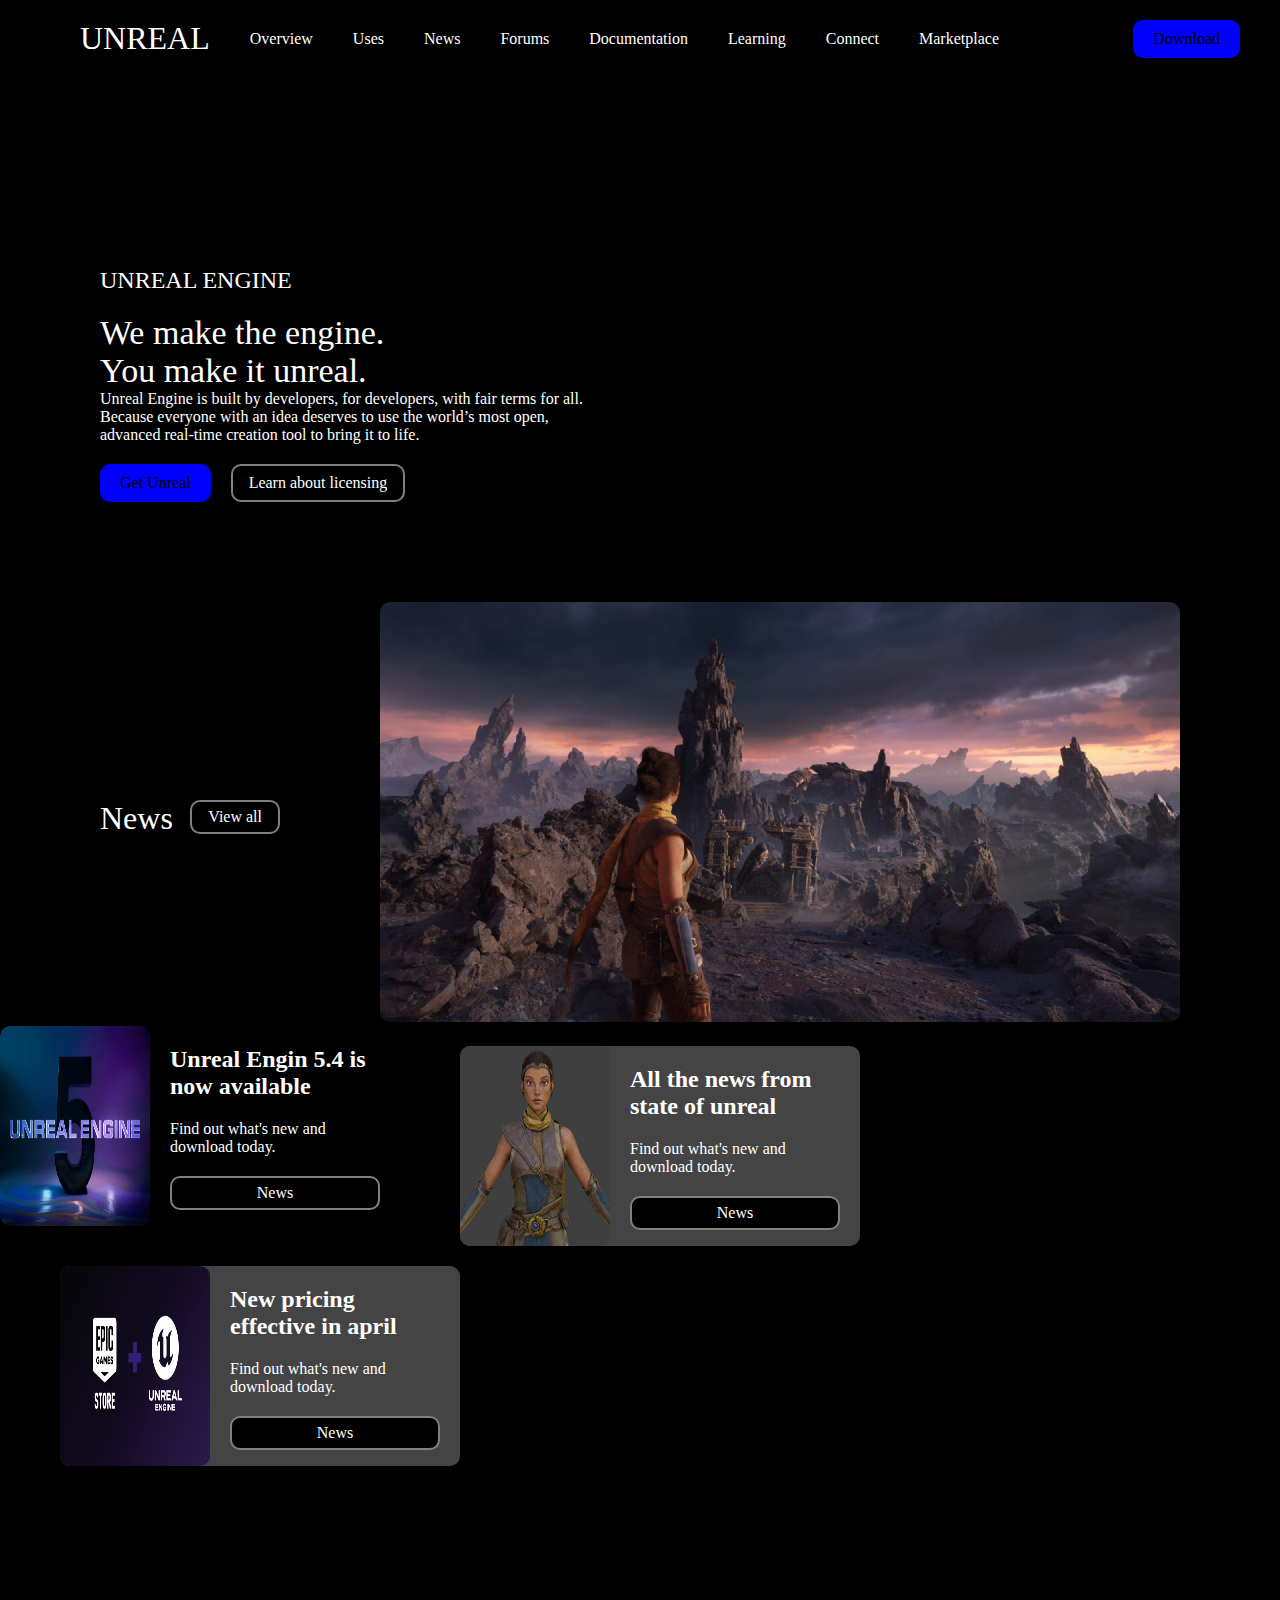
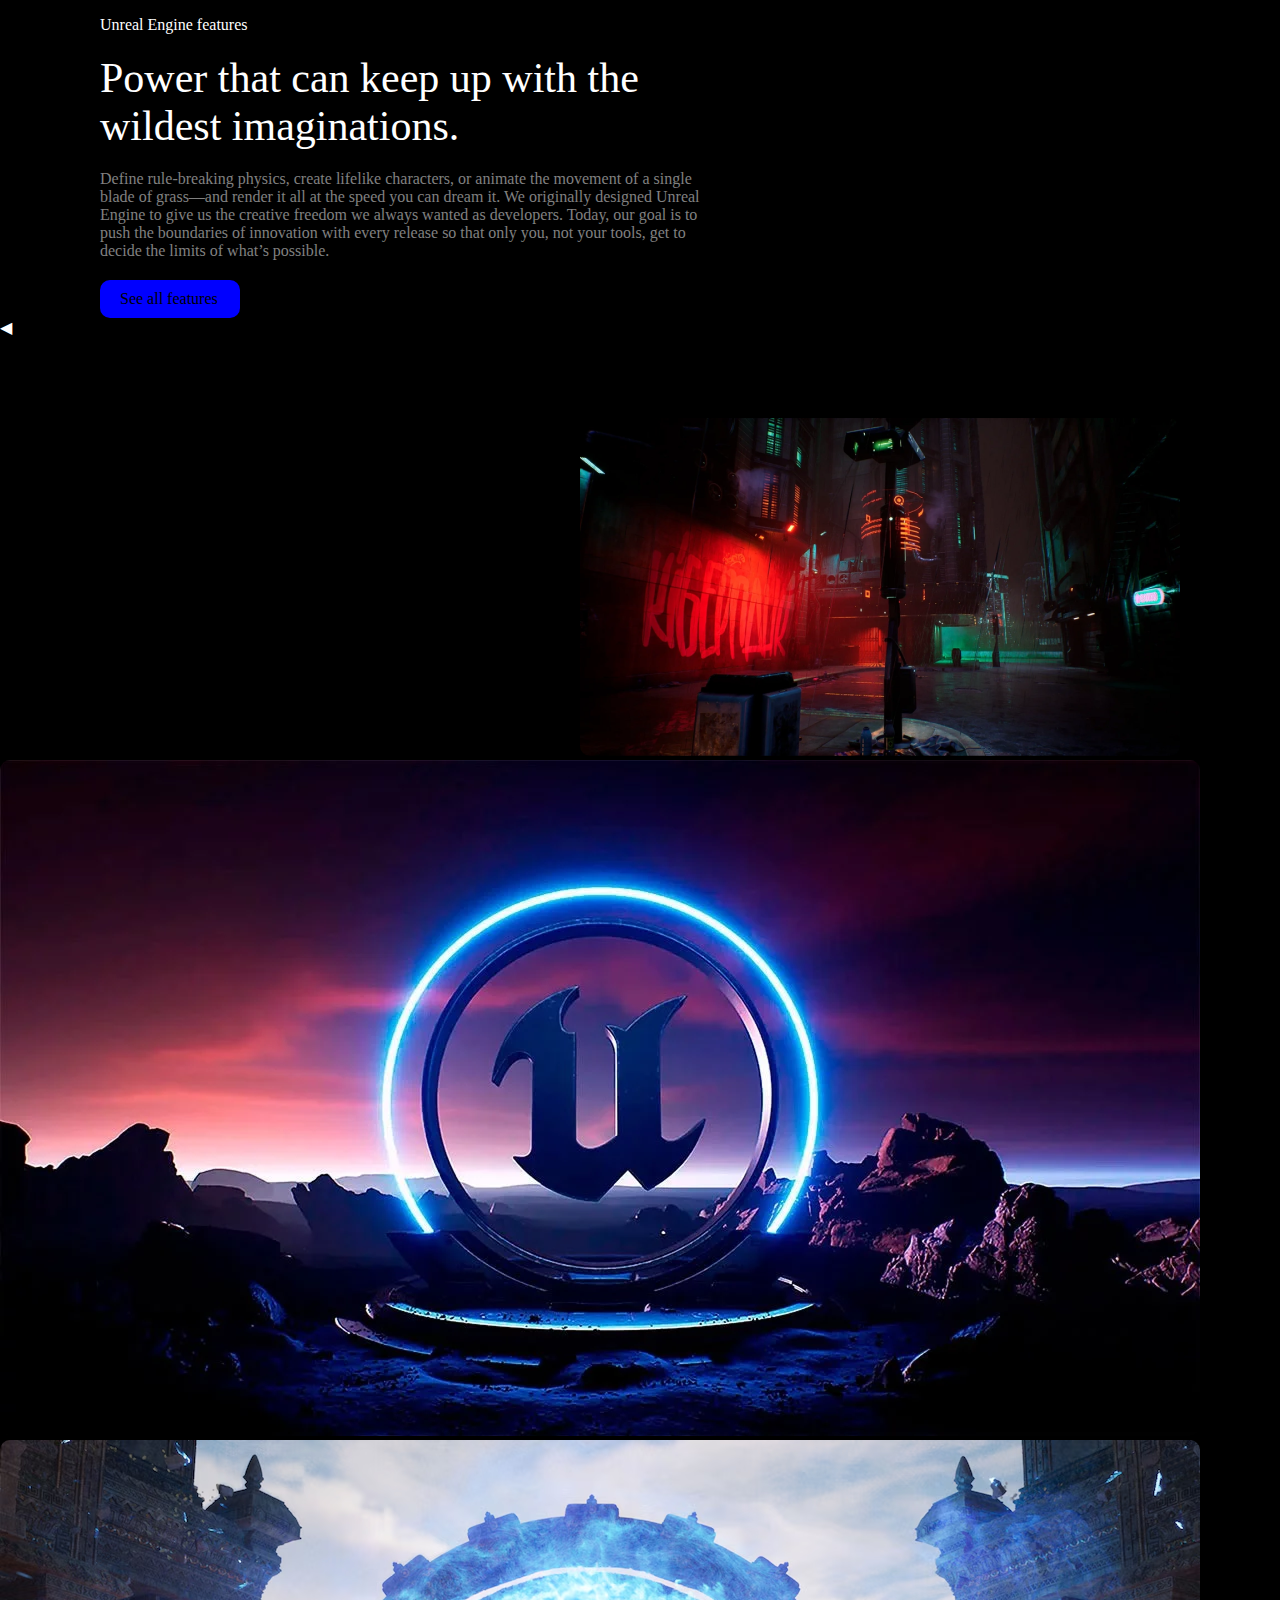
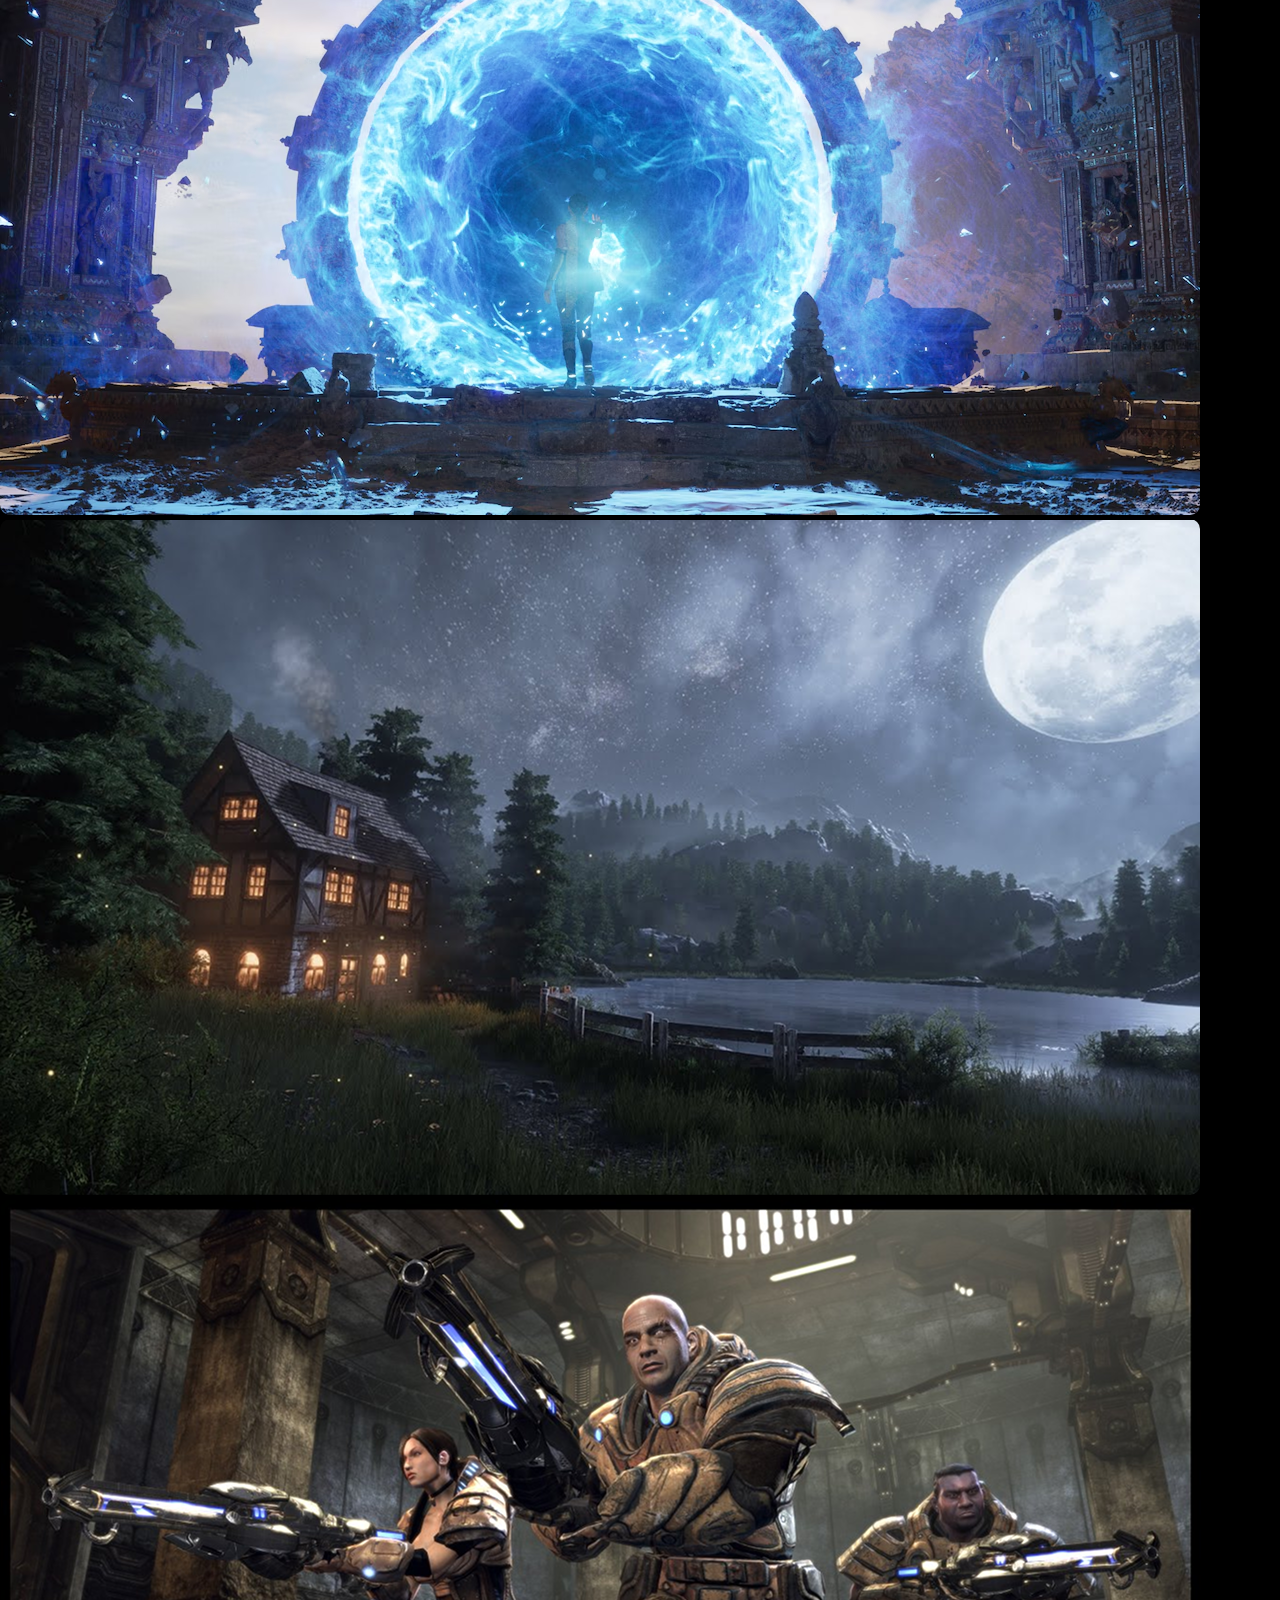
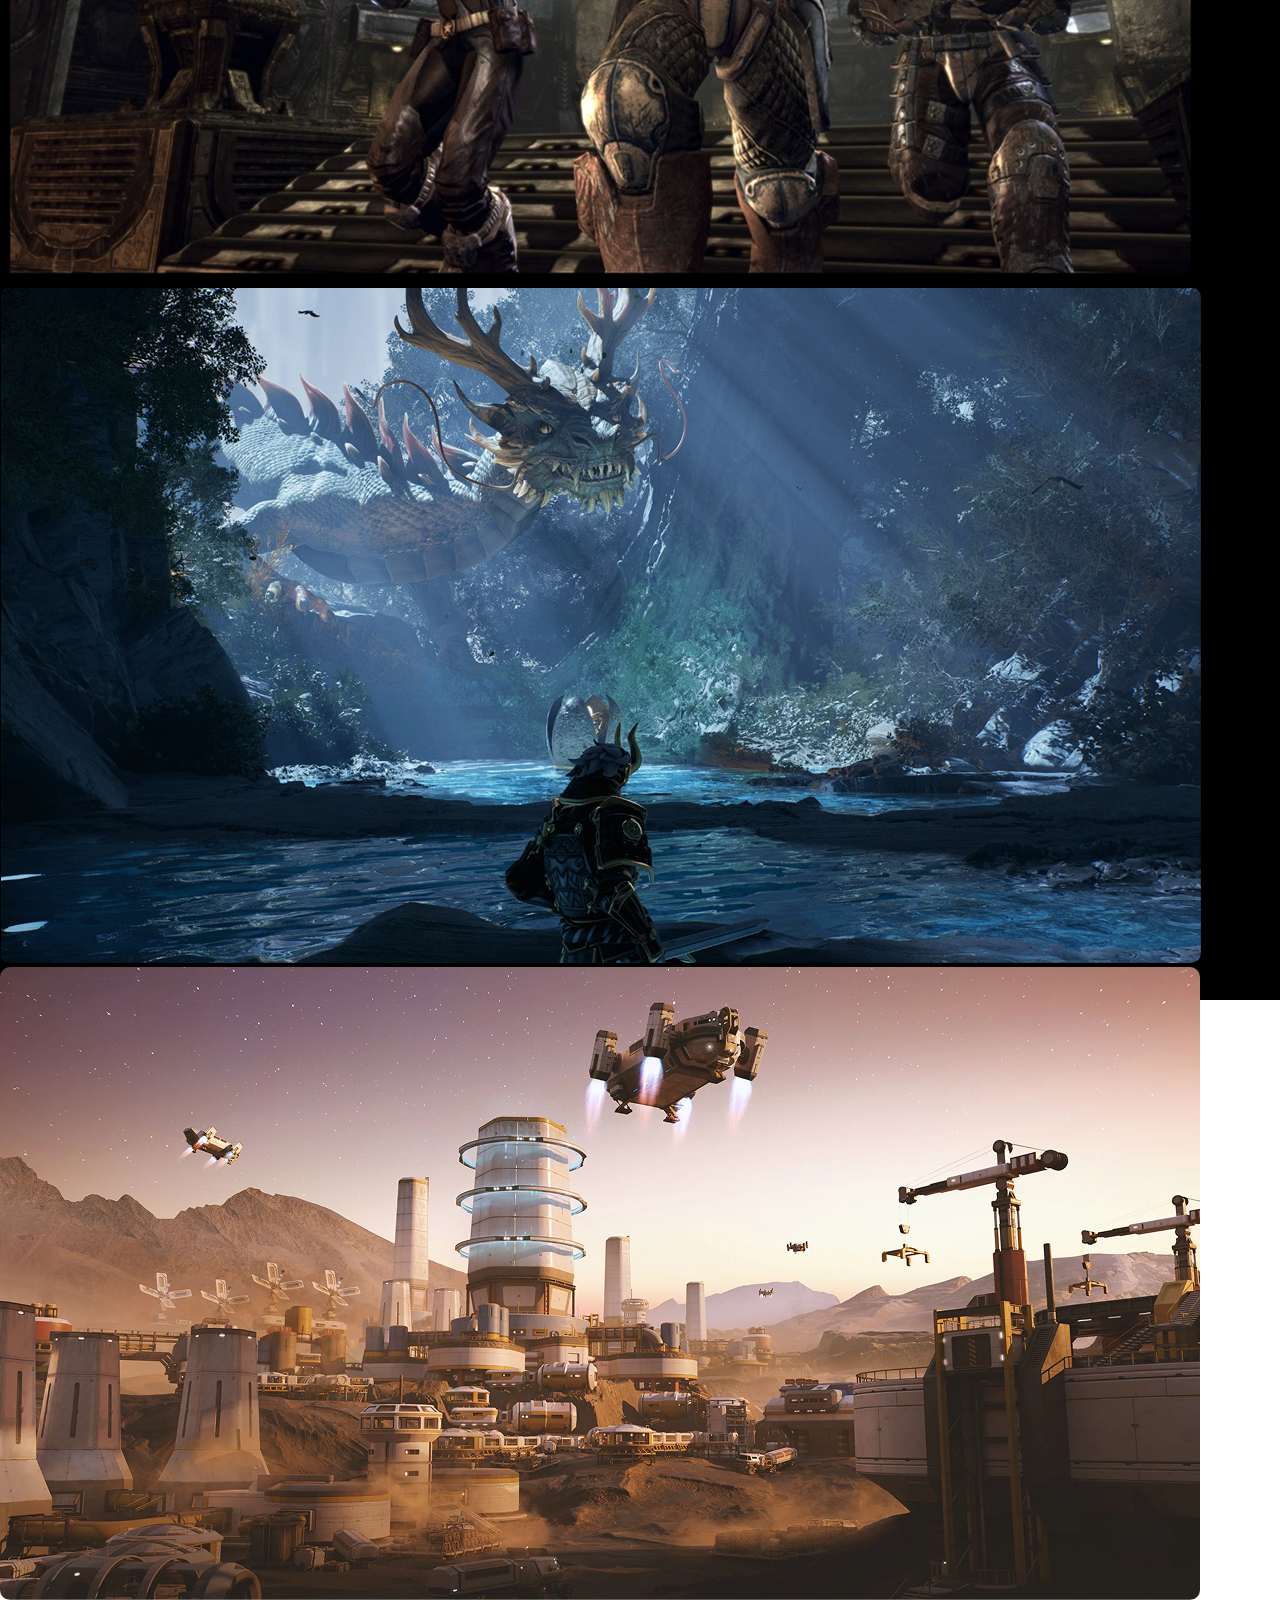
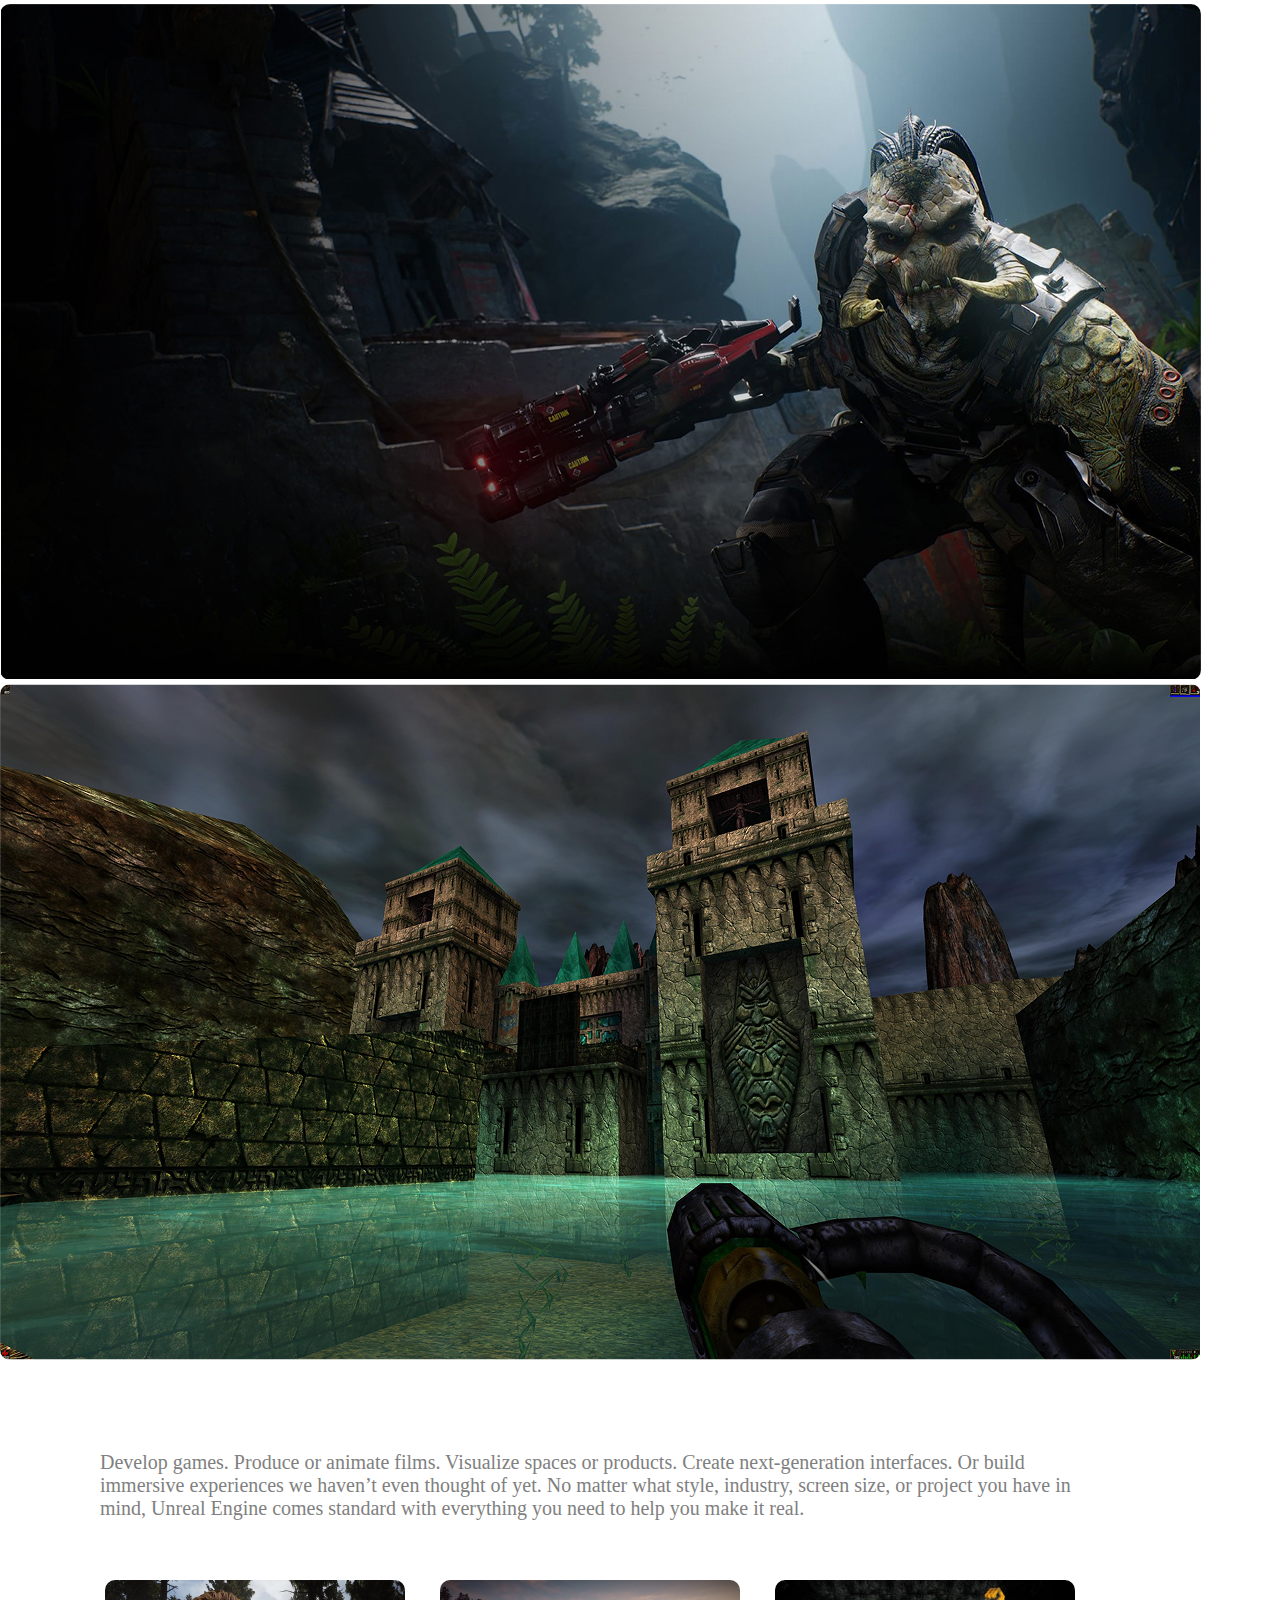
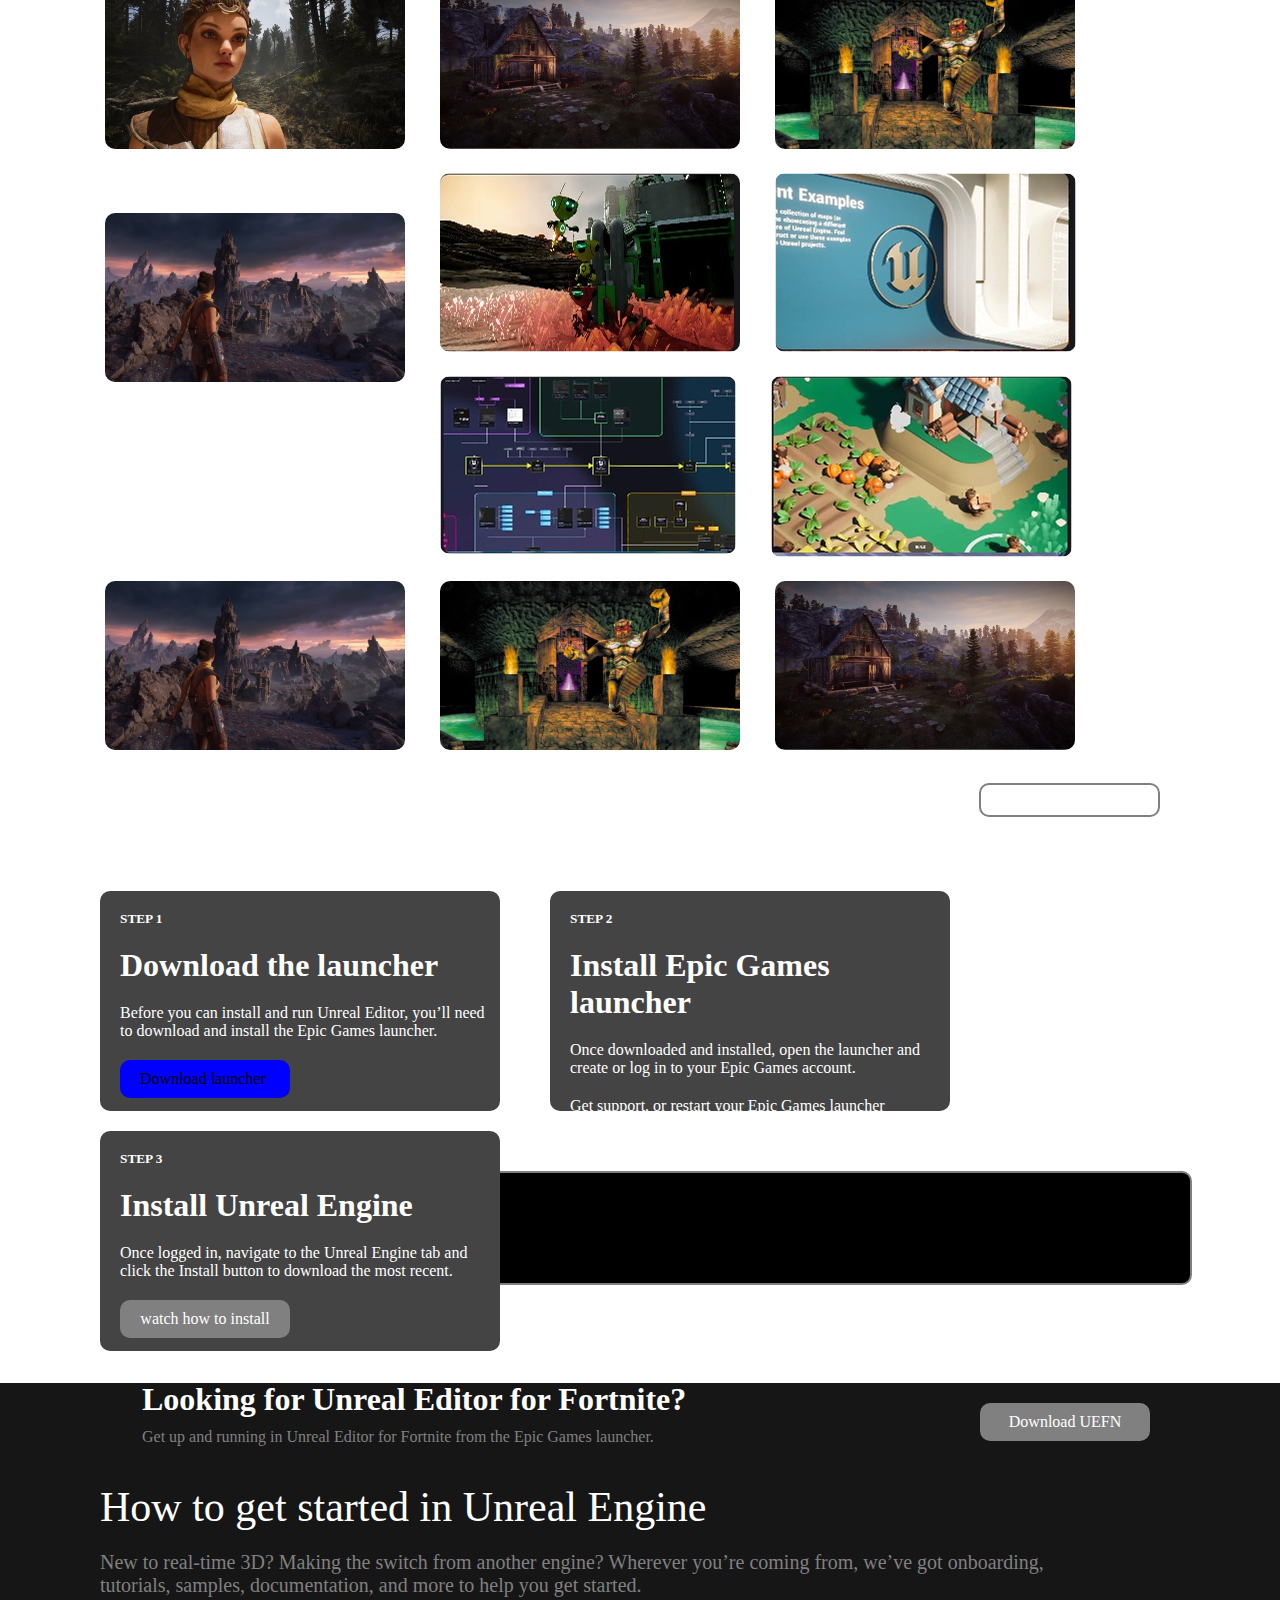
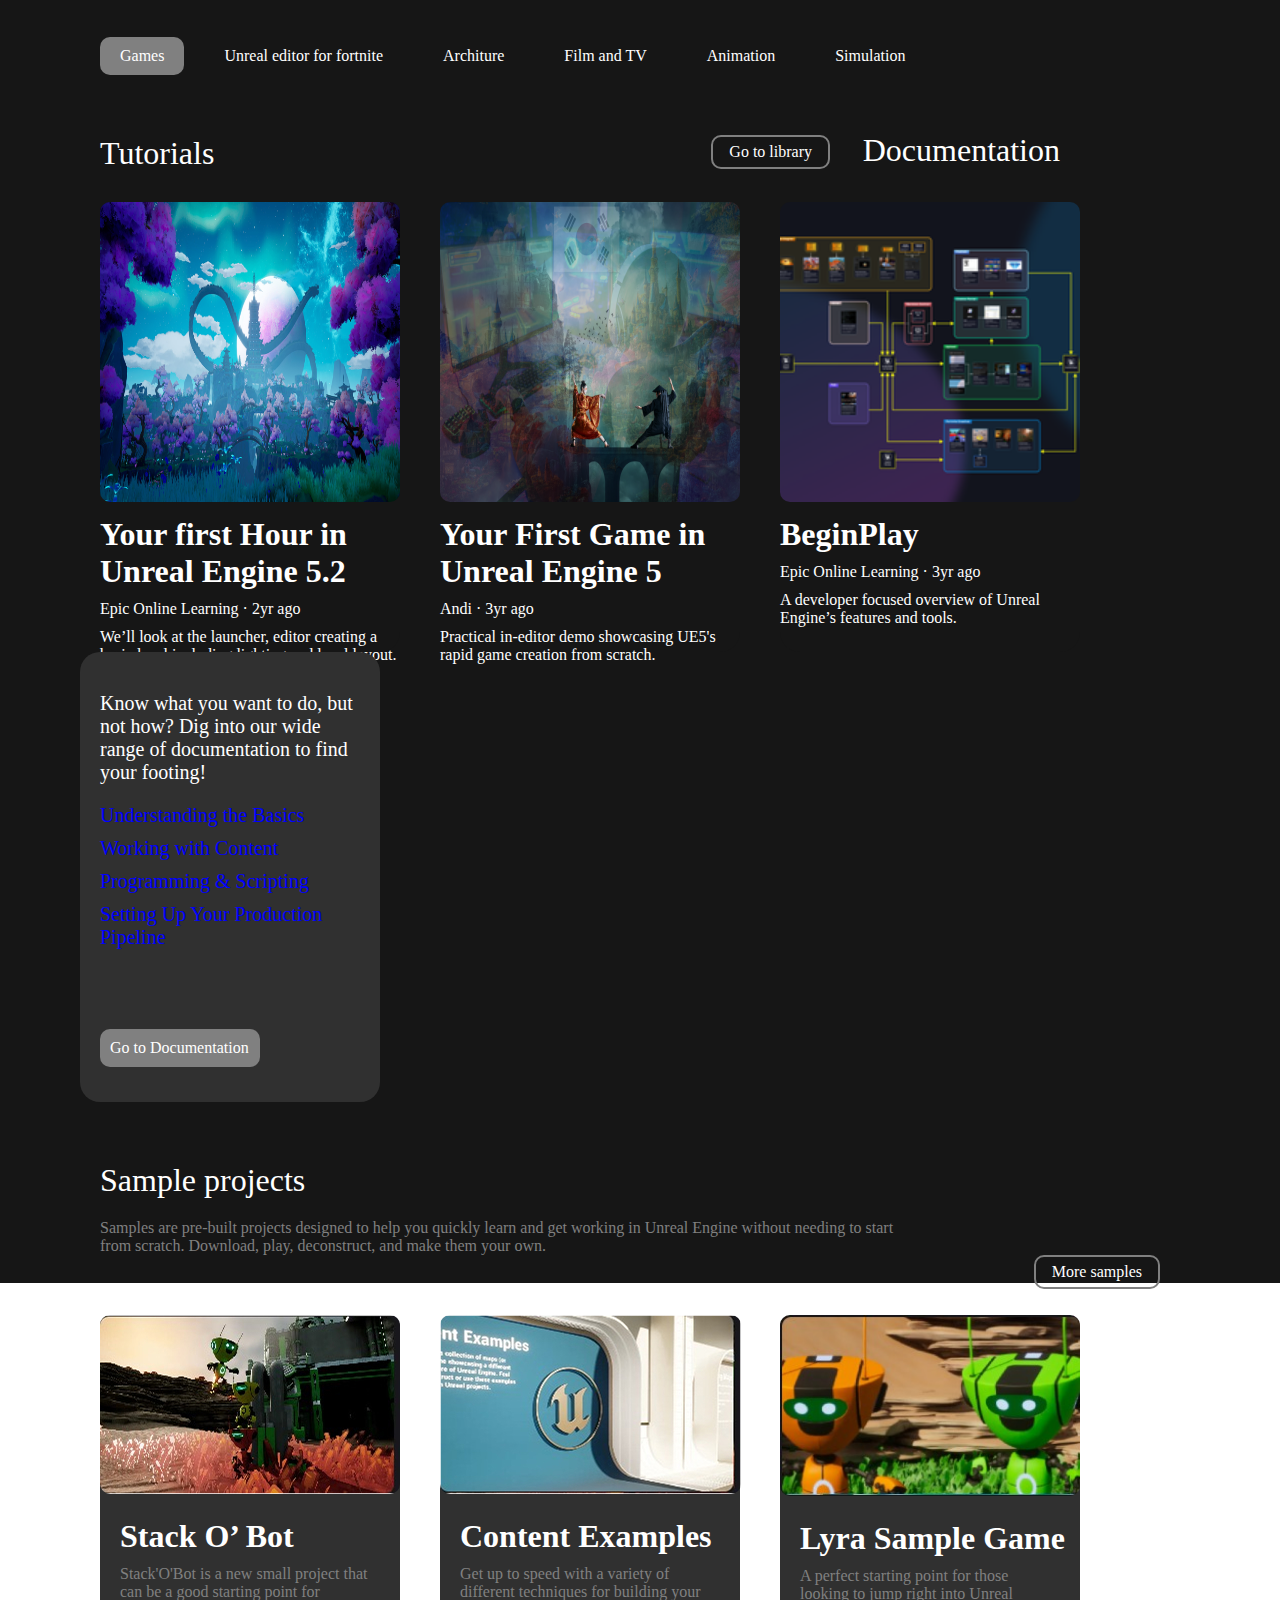
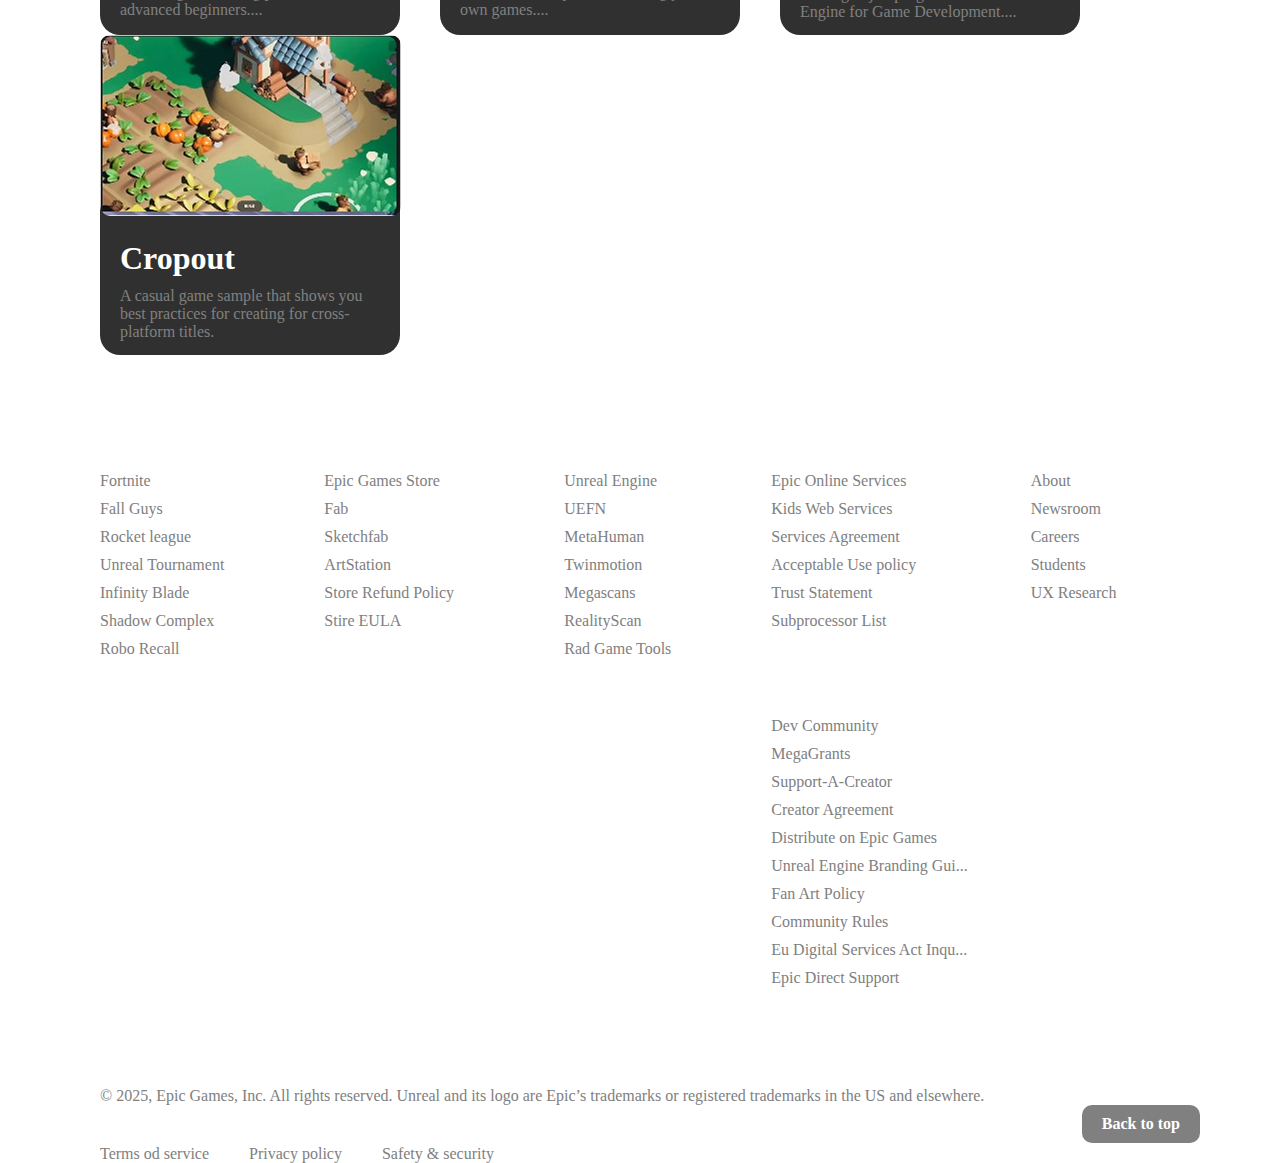
<file: index.html>
<!doctype html>
<html>
<head>
<title>Unreal web page</title>
<link href="unreal.css" rel="stylesheet">

</head>
<body>

<div class="main">


<nav>
<ul>
<li id="nav1">UNREAL</li>
<li>Overview
<ul class="ul1">
<li>Unreal Engine</li>
<li>Features</li>
<li>Licensing</li>
<li>FAQ</li>
</ul>
</li>
<li>Uses
<ul class="ul1">
<li>Unreal Engine</li>
<li>Features</li>
<li>Licensing</li>
<li>FAQ</li>
</ul>
</li>
<li>News
<ul class="ul1">
<li>Unreal Engine</li>
<li>Features</li>
<li>Licensing</li>
<li>FAQ</li>
</ul>
</li>
<li>Forums
<ul class="ul1">
<li>Unreal Engine</li>
<li>Features</li>
<li>Licensing</li>
<li>FAQ</li>
</ul>
</li>
<li>Documentation
<ul class="ul1">
<li>Unreal Engine</li>
<li>Features</li>
<li>Licensing</li>
<li>FAQ</li>
</ul>
</li>
<li>Learning
<ul class="ul1">
<li>Unreal Engine</li>
<li>Features</li>
<li>Licensing</li>
<li>FAQ</li>
</ul>
</li>
<li>Connect
<ul class="ul1">
<li>Unreal Engine</li>
<li>Features</li>
<li>Licensing</li>
<li>FAQ</li>
</ul>
</li>
<li>Marketplace
<ul class="ul1">
<li>Unreal Engine</li>
<li>Features</li>
<li>Licensing</li>
<li>FAQ</li>
</ul>
</li>
<li id="nav2">Download</li>
</ul>
</nav>

<header>
<ul>
<div class="head1">
<li>
<p class="head2">UNREAL ENGINE</p>
<p class="head3">We make the engine.</p>
<p class="head3">You make it unreal.</p>
<p class="head">Unreal Engine is built by developers, for developers, with fair terms for all. Because everyone with an idea deserves to use the world’s most open, advanced real-time creation tool to bring it to life.</p>
</li>
<li class="head4">Get Unreal</li>
<li class="head5">Learn about licensing</li>
</div>
<div class="i">
<li>
<img src="unreal.png">
</li>
</div>
</ul>
</header>

<section>

<article class="article1">
<ul>
<div>
<li class="p1">News</li>
<li class="p2">View all</li>
</div>
<div style="clear:both;">
<li class="p">
<div class="p4">
<img src="unreal2.png" width=150px height=200px>
</div>
<div class="p5">
<h2 id="s1">Unreal Engin 5.4 is now available</h2>
<p id="s2">Find out what's new and download today.</p>
<p id="s3">News</p>
</div>
</li>
<li class="p3">
<div class="p4">
<img src="unreal3.png" width=150px height=200px>
</div>
<div class="p5">
<h2 id="s1">All the news from state of unreal</h2>
<p id="s2">Find out what's new and download today.</p>
<p id="s3">News</p>
</div>
</li>
<li class="p3">
<div class="p4">
<img src="d1.avif" width=150px height=200px>
</div>
<div class="p5">
<h2 id="s1">New pricing effective in april</h2>
<p id="s2">Find out what's new and download today.</p>
<p id="s3">News</p>
</div>
</li>
</div>
</ul>
</article>

<article class="article2">
<ul>
<div class="a1">
<li>
<p class="a2">Unreal Engine features</p>
<p class="a3">Power that can keep up with the wildest imaginations.</p>
<p style="margin-top:20px; color:gray;">Define rule-breaking physics, create lifelike characters, or animate the movement of a single blade of grass—and render it all at the speed you can dream it. We originally designed Unreal Engine to give us the creative freedom we always wanted as developers. Today, our goal is to push the boundaries of innovation with every release so that only you, not your tools, get to decide the limits of what’s possible.</p>
</li>
<li class="a4">See all features</li>
</div>
<div class="i">
<img src="unreal4.png">
</div>
</ul>
</article>

<div class="carousel-wrapper">
  <div class="arrow left-arrow">&#x25C0;</div>

  <div class="scroll-container">
    <img src="i1.png" alt="">
    <img src="i2.png" alt="">
    <img src="i3.png" alt="">
    <img src="i4.png" alt="">
    <img src="i5.png" alt="">
    <img src="i6.png" alt="">
    <img src="i7.png" alt="">
    <img src="i8.png" alt="">
  </div>

  <div class="arrow right-arrow">&#x25B6;</div>
</div>

<article class="article3">
<ul>
<li class="h1">Ships fully loaded for everyone.</li>
<li class="h2">Develop games. Produce or animate films. Visualize spaces or products. Create next-generation interfaces. Or build immersive experiences we haven’t even thought of yet. No matter what style, industry, screen size, or project you have in mind, Unreal Engine comes standard with everything you need to help you make it real.
</li>
<div style="margin-left:70px;">
<li class="i1"><img src="unreal5.png"></li>
<li class="i1"><img src="unreal6.png"></li>
<li class="i1"><img src="unreal8.png"></li>
<li class="i1"><img src="unreal7.png"></li>
</div>
<div style="margin-left:70px;">
<li class="i2"><img src="d2.jpg"></li>
<li class="i2"><img src="d4.jpg"></li>
<li class="i2"><img src="d6.jpg"></li>
<li class="i2"><img src="d5.jpg"></li>
</div>
<div style="margin-left:70px;">
<li class="i2"><img src="unreal7.png"></li>
<li class="i2"><img src="unreal8.png"></li>
<li class="i2"><img src="unreal6.png"></li>
</div>
</ul>
</article>

<article class="article4">
<ul>
<div>
<li class="b1">How to install Unreal Engine</li>
<li class="b2">Download instructions</li>
</div>
<div id="b">
<li class="b3">
	<h5 class="b4">STEP 1</h5>
	<h1 class="b4">Download the launcher</h1>
	<p class="b4">Before you can install and run Unreal Editor, you’ll need to download and install the Epic 	Games launcher.</p>
	<p class="b5">Download launcher</p>
</li>
<li class="b3">
	<h5 class="b4">STEP 2</h5>
	<h1 class="b4">Install Epic Games launcher</h1>
	<p class="b4">Once downloaded and installed, open the launcher and create or log in to your Epic Games 	account.</p>
	<p class="b4">Get support, or restart your Epic Games launcher download in Step 1.</p>
</li>
<li class="b3">
	<h5 class="b4">STEP 3</h5>
	<h1 class="b4">Install Unreal Engine</h1>
	<p class="b4">Once logged in, navigate to the Unreal Engine tab and click the Install button to download 	the most recent.</p>
	<p class="b6">watch how to install</p>
</li>
</div>
<div id="b7">
<h1 class="b8">Looking for Unreal Editor for Fortnite?</h1>
<p class="b9">Get up and running in Unreal Editor for Fortnite from the Epic Games launcher.</p>
<p class="b10" style="">Download UEFN</p>
</div>
</ul>
</article>

<article class="article5">
<ul>
<li class="b1">How to get started in Unreal Engine</li>
<li class="c">New to real-time 3D? Making the switch from another engine? Wherever you’re coming from, we’ve got onboarding, tutorials, samples, documentation, and more to help you get started.
</li>
<p class="c1">Games</p>
<p class="c2">Unreal editor for fortnite</p>
<p class="c2">Architure</p>
<p class="c2">Film and TV</p>
<p class="c2">Animation</p>
<p class="c2">Simulation</p>
<div>
<li class="c3">Tutorials</li>
<li class="c4">Go to library</li>
<li class="c5">Documentation</li>
</div>
</ul>
<div class="c7">
<div class="c6">
	<img src="unreal9.jpg" width="300px" height="300px">
	<h1>Your first Hour in Unreal Engine 5.2</h1>
	<p>Epic Online Learning · 2yr ago</p>
	<p>We’ll look at the launcher, editor creating a basic level including lighting and level layout.</p>
</div>
<div class="c6">
	<img src="unreal10.png" width="300px" height="300px">
	<h1>Your First Game in Unreal Engine 5</h1>
	<p>Andi · 3yr ago</p>
	<p>Practical in-editor demo showcasing UE5's rapid game creation from scratch.</p>
</div>
<div class="c6">
	<img src="unreal11.png" width="300px" height="300px">
	<h1>BeginPlay</h1>
	<p>Epic Online Learning · 3yr ago</p>
	<p>A developer focused overview of Unreal Engine’s features and tools.</p>
</div>
<div class="c11">
	<ul>
	<li class="c8">Know what you want to do, but not how? Dig into our wide range of documentation to find your footing!</li>
	<li class="c9">Understanding the Basics</li>
	<li class="c9">Working with Content</li>
	<li class="c9">Programming & Scripting</li>
	<li class="c9">Setting Up Your Production Pipeline</li>
	<li class="c10">Go to Documentation</li>
	</ul>
</div>
</div>

<ul>
	<li class="c3">Sample projects</li>
	<li class="c12">Samples are pre-built projects designed to help you quickly learn and get working in Unreal Engine without needing to start from scratch. Download, play, deconstruct, and make them your own.</li>
	<li class="b2">More samples</li>
	<div class="c13">
	<li>
		<img src="d2.jpg">
		<h1>Stack O’ Bot</h1>
		<p>Stack'O'Bot is a new small project that can be a good starting point for advanced beginners....</p>
	</li>
	<li>
		<img src="d4.jpg">
		<h1>Content Examples</h1>
		<p>Get up to speed with a variety of different techniques for building your own games....</p>
	</li>
	<li>
		<img src="d3.jpeg" width="300px">
		<h1>Lyra Sample Game</h1>
		<p>A perfect starting point for those looking to jump right into Unreal Engine for Game Development....</p>
	</li>
	<li>
		<img src="d5.jpg">
		<h1>Cropout</h1>
		<p>A casual game sample that shows you best practices for creating for cross-platform titles.</p>
	</li>
	</div>
</ul>	

</article>

<article class="article6">
	<h1>UREAL ENGINE</h1>
	<div>
		<img src="icon6.png">
		<img src="icon5.png">
		<img src="icon4.png">
		<img src="icon3.png">
		<img src="icon2.png">
		<img src="icon1.png">
	</div>
	<div class="d1">
	<ul>
		<li class="d2">Games</li>
		<li>Fortnite</li>
		<li>Fall Guys</li>
		<li>Rocket league</li>
		<li>Unreal Tournament</li>
		<li>Infinity Blade</li>
		<li>Shadow Complex</li>
		<li>Robo Recall</li>
	</ul>
	<ul>
		<li class="d2">Marketplaces</li>
		<li>Epic Games Store</li>
		<li>Fab</li>
		<li>Sketchfab</li>
		<li>ArtStation</li>
		<li>Store Refund Policy</li>
		<li>Stire EULA</li>
	</ul>
	<ul>
		<li class="d2">Tools</li>
		<li>Unreal Engine</li>
		<li>UEFN</li>
		<li>MetaHuman</li>
		<li>Twinmotion</li>
		<li>Megascans</li>
		<li>RealityScan</li>
		<li>Rad Game Tools</li>
	</ul>
	<ul>
		<li class="d2">Online Services</li>
		<li>Epic Online Services</li>
		<li>Kids Web Services</li>
		<li>Services Agreement</li>
		<li>Acceptable Use policy</li>
		<li>Trust Statement</li>
		<li>Subprocessor List</li>
	</ul>	
	<ul>
		<li class="d2">Company</li>
		<li>About</li>
		<li>Newsroom</li>
		<li>Careers</li>
		<li>Students</li>
		<li>UX Research</li>
	</ul>
	<ul>
		<li class="d2">Resources</li>
		<li>Dev Community</li>
		<li>MegaGrants</li>
		<li>Support-A-Creator</li>
		<li>Creator Agreement</li>
		<li>Distribute on Epic Games</li>
		<li>Unreal Engine Branding Gui...</li>
		<li>Fan Art Policy</li>
		<li>Community Rules</li>
		<li>Eu Digital Services Act Inqu...</li>
		<li>Epic Direct Support</li>
	</ul>
	</div>
	<p>© 2025, Epic Games, Inc. All rights reserved. Unreal and its logo are Epic’s trademarks or registered trademarks in the US and elsewhere.</p>
	<h4>Back to top</h4>
	<ul class="d3">
		<li>Terms od service</li>
		<li>Privacy policy</li>
		<li>Safety & security</li>
	</ul>
</article>

</section>


</div>

<script src="https://code.jquery.com/jquery-3.6.0.min.js"></script>
<script>
  $(document).ready(function () {
    let scrollInterval;
    const container = $('.scroll-container');

    $('.right-arrow').on('mouseenter', function () {
      scrollInterval = setInterval(function () {
        container.scrollLeft(container.scrollLeft() + 5);
      }, 1);
    }).on('mouseleave', function () {
      clearInterval(scrollInterval);
    });

    $('.left-arrow').on('mouseenter', function () {
      scrollInterval = setInterval(function () {
        container.scrollLeft(container.scrollLeft() - 5);
      }, 1);
    }).on('mouseleave', function () {
      clearInterval(scrollInterval);
    });

  });
</script>

</body>
</html>
</file>
<file: unreal.css>
*{
margin:0px;
padding:0px;
color:white;
font-family:vardana;
}

img{
border-radius:10px;
}

.main{
background-color:black;
height:5800px;
width: 100%;
margin:auto;
}

ul{
list-style:none;
}

nav ul li{
float:left;
padding:10px 20px;
margin-top:20px;
}

#nav1{
margin:10px 0px 0px 60px;
font-size:32px;
}

#nav2{
float:right;
padding:10px 20px;
margin-top:20px;
margin-right:40px;
background-color:blue;
border-radius:10px;
color:black
}

.ul1{
background-color:gray;
min-height:160px;
width:140px;
margin-top:20px;
border-radius:10px;
}

li ul li{
clear:both;
margin:0px;
}

ul li ul{
display:none;
position:absolute;
}

li:hover ul{
display:block;
}

header{
//background-color:red;
height:800px;
}


.head1{
clear:both;
//background-color:gray;
min-height:200px;
width:500px;
margin:200px 0px 0px 100px;
float:left;
}

.head2{
font-size:24px;
margin-bottom:20px;
}

.head3{
font-size:34px;
}

.head4{
float:left;
padding:10px 20px;
margin-top:20px;
margin-right:20px;
background-color:blue;
border-radius:10px;
color:black;
}

.head5{
float:left;
padding:8px 16px;
margin-top:20px;
margin-right:20px;
background-color:black;
border-radius:10px;
border:2px solid gray;
}

.i{
float:right;
margin:100px 100px 0px 0px;
}

section{
//background-color:red;
height:1000px;
}

.article1{
//background-color:yellow;
height:400px;
}

.p1{
float:left;
font-size:32px;
margin-left:100px;
}

.p2{
float:right;
padding:6px 16px;
border:2px solid gray;
border-radius:10px;
margin-right:100px;
}

.p3{
float:left;
background-color:#444;
height:200px;
width:400px;
margin:20px 0px 0px 60px;
border-radius:10px;
}

.p4{
float:left;
height:200px;
width:150px;
//background-color:green;
border-radius:20px;
}

.p5{
float:left;
height:200px;
width:250px;
//background-color:#303030;
}

#s1{
margin:20px;
}

#s2{
margin:20px;
}

#s3{
margin:20px;
padding:6px 16px 6px 16px;
background-color:black;
border:2px solid gray;
border-radius:10px;
text-align:center;
}

.article2{
//background-color:blue;
height:700px;
}

.a1{
clear:both;
//background-color:gray;
min-height:300px;
width:600px;
margin:150px 0px 0px 100px;
float:left;
}

.a2{
margin-bottom:20px;
}

.a3{
font-size:42px;
}

.a4{
width:100px;
padding:10px 20px;
margin-top:20px;
margin-right:20px;
background-color:blue;
border-radius:10px;
color:black;
}

.article3{
//background-color:blue;
height:1000px;
}

.h1{
font-size:42px;
margin-left:100px;
}

.h2{
font-size:20px;
margin:20px 200px 0px 100px;
color:gray;
}

.i1{
float:left;
margin:60px 0px 0px 35px;
}

.i2{
float:left;
margin:20px 0px 0px 35px;
}

.article4{
//background-color:blue;
height:600px;
}

#b{
clear:both;
padding-top:40px;
margin-left:50px;
//background-color:blue;
height:300px;
}

.b1{
font-size:42px;
margin-left:100px;
float:left;
}

.b2{
float:right;
padding:6px 16px;
border:2px solid gray;
border-radius:10px;
margin-right:120px;
}

.b3{
float:left;
background-color:#444;
height:220px;
width:400px;
margin:20px 0px 0px 50px;
border-radius:10px;
}

.b4{
margin:20px 0px 0px 20px;
}

.b5{
width:130px;
padding:10px 20px;
margin:20px 0px 0px 20px;
background-color:blue;
border-radius:10px;
color:black;
}

.b6{
width:130px;
padding:10px 20px;
margin:20px 0px 0px 20px;
background-color:gray;
border-radius:10px;
color:white;
text-align:center;
}

#b7{
height:110px;
width: 85%;
margin:0px 100px 0px 100px;
background-color:black;
border:2px solid gray;
border-radius:10px;
}

.b8{
padding:30px 0px 0px 40px;
clear:both;
}

.b9{
padding:10px 0px 0px 40px;
float:left;
color:gray;
}

.b10{
width:130px;
padding:10px 20px;
margin:-15px 40px 0px 0px;
background-color:gray;
border-radius:10px;
color:white;
text-align:center;
float:right;
}

.article5{
background-color:#161616;
height:1500px;
}

.article5 ul{
padding-top: 100px;
}

.c{
clear:both;
font-size:20px;
margin:20px 200px 0px 100px;
padding-top:20px;
color:gray;
}

.c1{
float:left;
padding:10px 20px;
margin:40px 0px 0px 100px;
background-color:gray;
border-radius:10px;
color:white;
}

.c2{
float:left;
padding:10px 20px;
margin:40px 0px 0px 20px;
}

section article ul .c2:hover{
background-color:gray;
border-radius:10px;
color:white;
}

.c3{
clear:both;
margin:60px 0px 0px 100px;
float:left;
font-size:32px;
}

.c4{
margin:60px 450px 0px 0px;
float:right;
padding:6px 16px;
border:2px solid gray;
border-radius:10px;
}

.c5{
clear:both;
float:right;
font-size:32px;
margin:-40px 220px 0px 0px;
}

.c6{
height:450px;
width:300px;
background-color: #161616;
margin-left:40px;
float:left;
border-radius: 20px;
}

.c7{
	clear: both;
	list-style: none;
	margin-left: 60px;
	padding-top: 30px;
}

.article5 .c7 .c6 h1{
	margin-top: 10px;
}

.article5 .c7 .c6 p{
	margin-top: 10px;
}

.c11{
height:450px;
width:300px;
background-color: #303030;
margin-left:20px;
float:left;
border-radius: 20px;
}

.c8{
padding: 0px 20px 10px 20px;
font-size: 20px;
margin-top: -60px;
}

.c9{
padding: 10px 20px 00px 20px;
color: blue;
font-size: 20px;
}

.c10{
	padding: 10px 10px;
	background-color: gray;
	width: 140px;
	border-radius: 10px;
	margin: 80px 00px 0px 20px;
}

.c12{
	clear: both;
	color: gray;
	width: 800px;
	margin-left: 100px;
	padding-top: 20px;
}

.c13{
height:350px;
width:96%;
//background-color: white;
margin-left:60px;
margin-top: 60px;
}

.c13 li{
height:320px;
width:300px;
background-color: #303030;
margin-left:40px;
float:left;
border-radius: 20px;
}

.c13 li h1{
	margin: 20px 0px 0px 20px;
}

.c13 li p{
	margin: 10px 20px 0px 20px;
	color: gray;
}

.article6{
	height: 800px;
	//background-color: blue;
}

.article6 h1{
	margin-left: 80px;
	padding-top: 100px;
}

.article6 div{
	clear: both;
	float: right;
	margin-right: 80px;
}

.article6 div img{
	border-radius: 0px;
	margin-right: 20px;
}

.article6 .d1{
	float: left;
}

.article6 .d1 ul{
	float: left;
	margin: 40px 0px 0px 100px;
}

.article6 .d1 ul .d2{
	font-size: 24px;
	font-weight: bold;
	margin-bottom: 10px;
	color: white;
}

.article6 li{
	margin-top: 10px;
	color:gray;
}

.article6 li:hover{
	color: white;
}

.article6 p{
	clear: both;
	margin-left: 100px;
	padding-top: 100px;
	color: gray;
}

.article6 h4{
	color: white;
	background-color: gray;
	border-radius: 10px;
	float: right;
	padding: 10px 20px;
	margin-right: 80px;
}

.article6 .d3{
	margin-left: 60px;
}

.article6 .d3 li{
	margin: 40px 0px 0px 40px;
	float: left;
}
</file>
